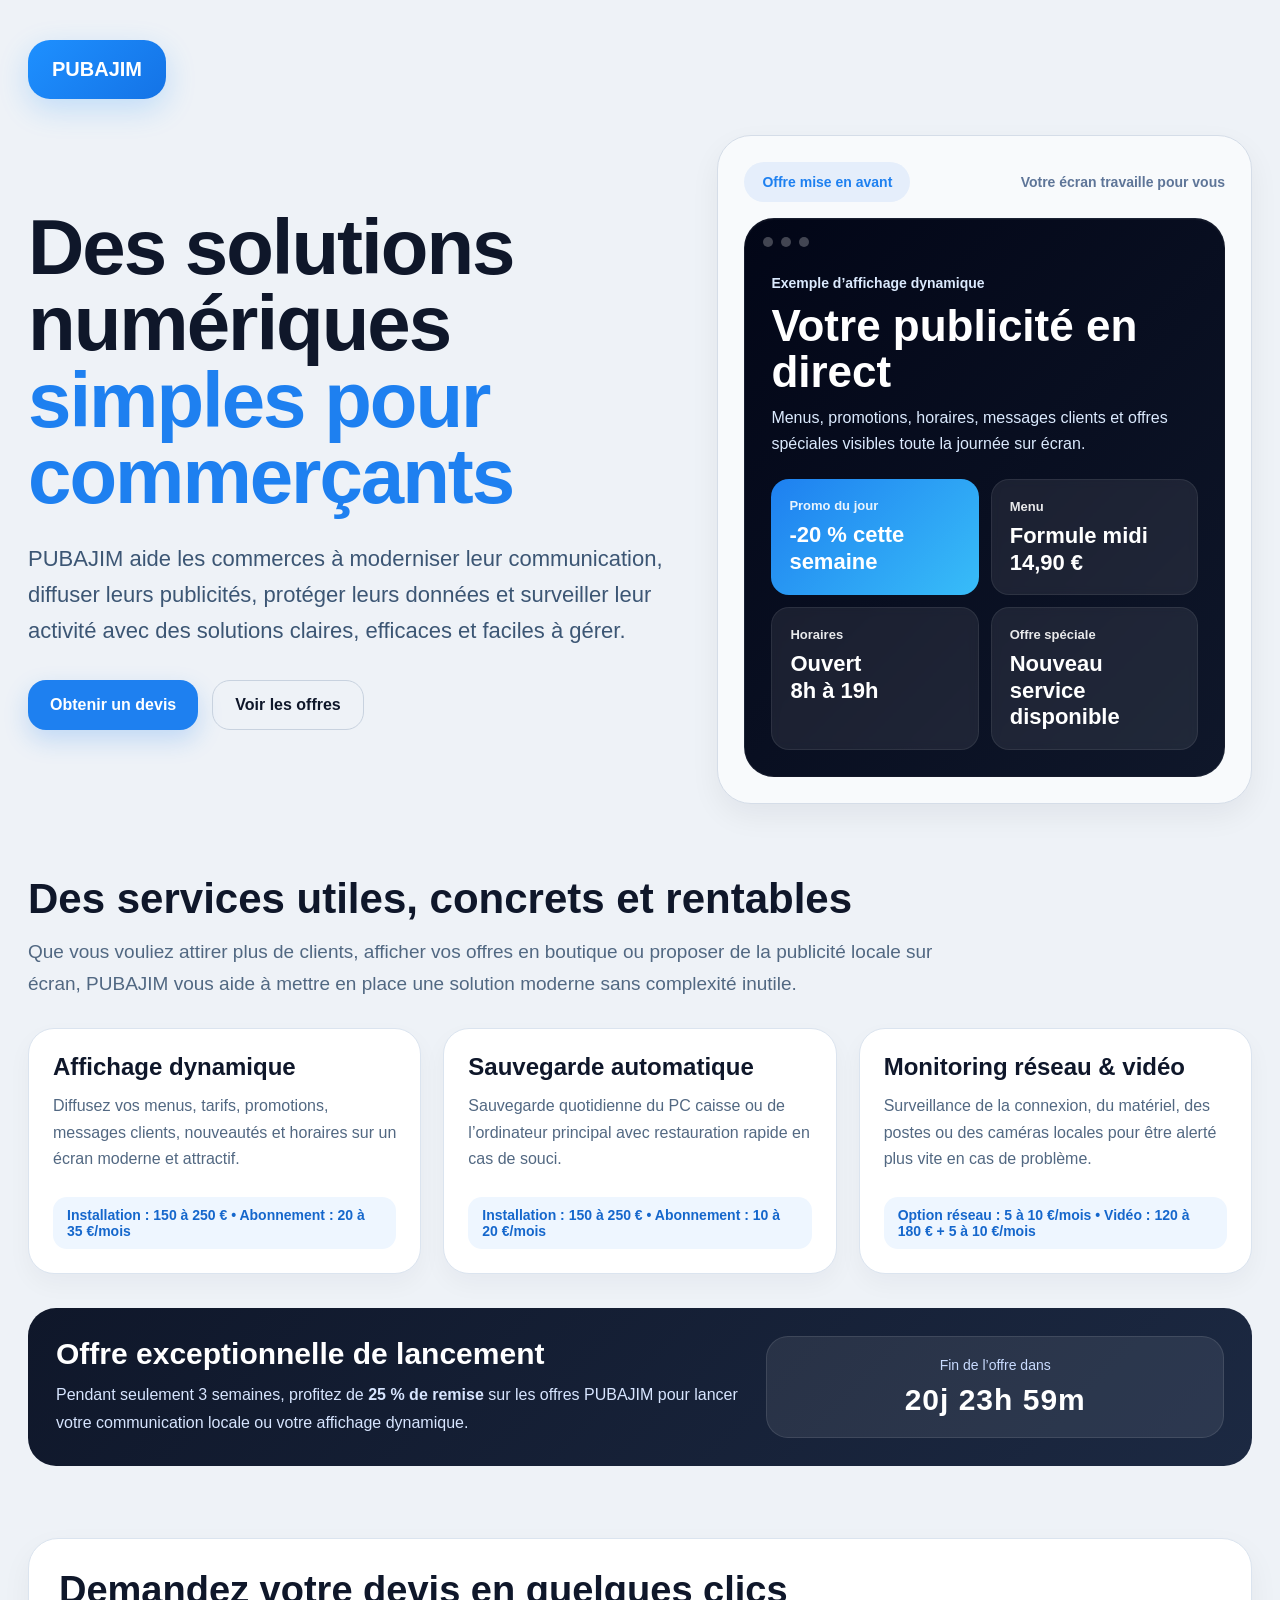
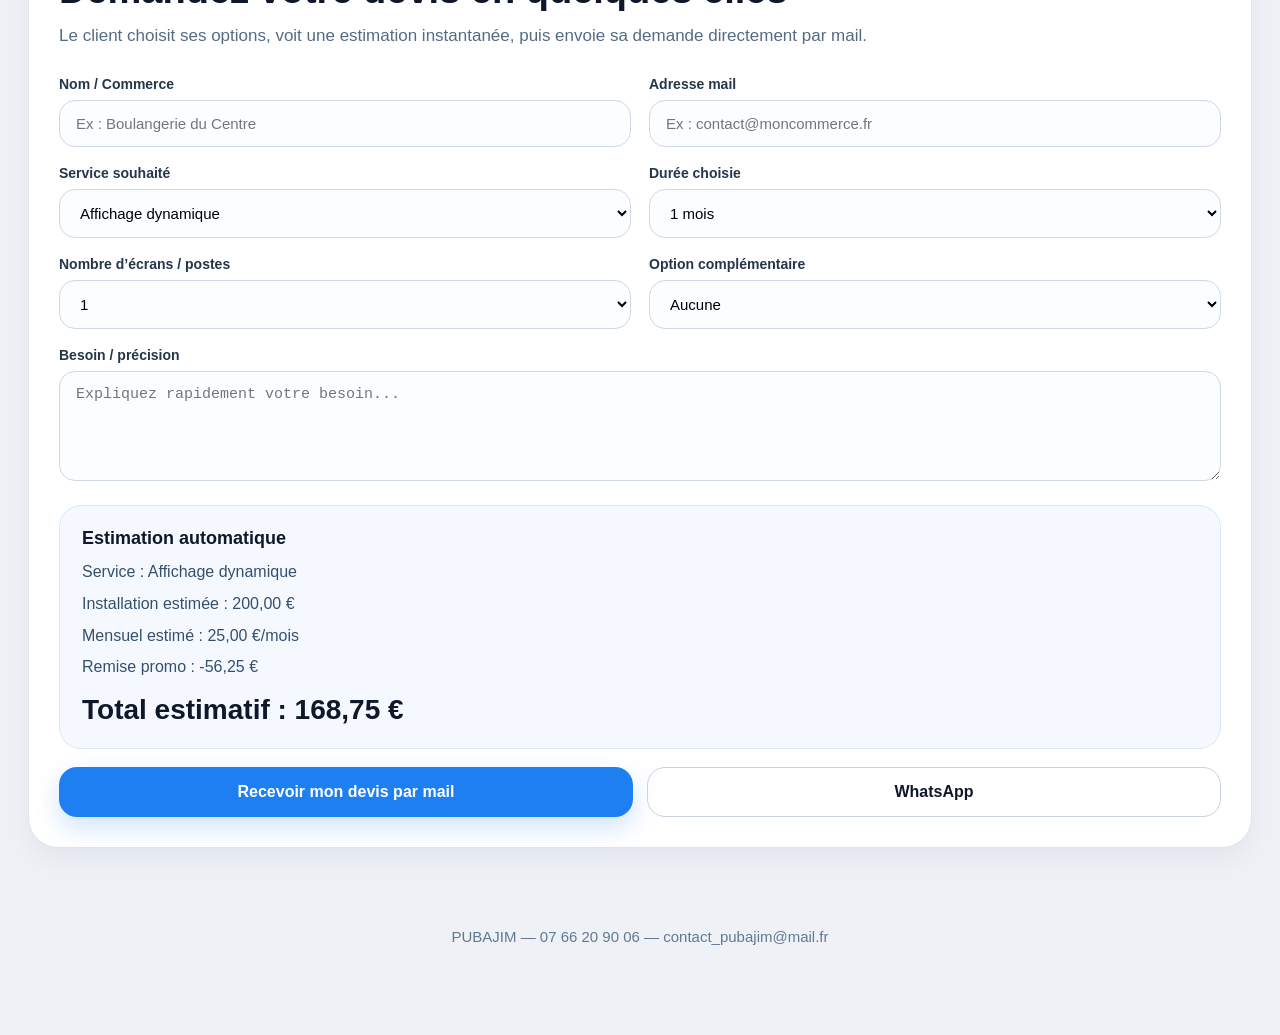
<file: index.html>
<!DOCTYPE html>
<html lang="fr">
<head>
  <meta charset="UTF-8" />
  <meta name="viewport" content="width=device-width, initial-scale=1.0" />
  <title>PUBAJIM - Solutions numériques pour commerçants</title>
  <style>
    * { box-sizing: border-box; }

    body {
      margin: 0;
      font-family: Arial, Helvetica, sans-serif;
      background: #eef2f7;
      color: #0f172a;
    }

    .container {
      max-width: 1280px;
      margin: 0 auto;
      padding: 40px 28px 70px;
    }

    .logo {
      display: inline-flex;
      align-items: center;
      justify-content: center;
      background: linear-gradient(135deg, #1e90ff, #1473e6);
      color: white;
      font-weight: 900;
      font-size: 20px;
      padding: 18px 24px;
      border-radius: 22px;
      margin-bottom: 36px;
      box-shadow: 0 10px 30px rgba(30, 144, 255, 0.22);
    }

    .hero {
      display: grid;
      grid-template-columns: 1.1fr 0.9fr;
      gap: 36px;
      align-items: center;
    }

    .hero h1 {
      font-size: 78px;
      line-height: 0.98;
      margin: 0 0 26px;
      font-weight: 900;
      letter-spacing: -2px;
    }

    .hero h1 .accent {
      color: #1e80f0;
    }

    .hero p {
      font-size: 22px;
      line-height: 1.65;
      color: #3c5674;
      max-width: 780px;
      margin: 0 0 30px;
    }

    .cta-row {
      display: flex;
      gap: 14px;
      flex-wrap: wrap;
      margin-top: 16px;
    }

    .btn {
      display: inline-flex;
      align-items: center;
      justify-content: center;
      text-decoration: none;
      border-radius: 18px;
      padding: 15px 22px;
      font-size: 16px;
      font-weight: 700;
      transition: 0.2s ease;
      cursor: pointer;
    }

    .btn-primary {
      background: #1e80f0;
      color: white;
      border: none;
      box-shadow: 0 10px 25px rgba(30, 128, 240, 0.22);
    }

    .btn-primary:hover {
      transform: translateY(-1px);
      background: #166fd6;
    }

    .btn-secondary {
      background: transparent;
      color: #0f172a;
      border: 1px solid #c8d2df;
    }

    .btn-secondary:hover {
      background: white;
    }

    .hero-card {
      background: #f8fafc;
      border: 1px solid #d5dde8;
      border-radius: 34px;
      padding: 26px;
      box-shadow: 0 12px 30px rgba(15, 23, 42, 0.06);
    }

    .hero-tabs {
      display: flex;
      justify-content: space-between;
      align-items: center;
      gap: 14px;
      margin-bottom: 16px;
      flex-wrap: wrap;
    }

    .pill {
      display: inline-block;
      padding: 12px 18px;
      border-radius: 999px;
      font-size: 14px;
      font-weight: 800;
      white-space: nowrap;
    }

    .pill.active {
      background: #e5eefb;
      color: #1e80f0;
    }

    .pill.soft {
      color: #5e7598;
      background: transparent;
      padding-right: 0;
    }

    .mockup-demo {
      border-radius: 30px;
      overflow: hidden;
      background: linear-gradient(135deg, #020617, #0f172a);
      min-height: 470px;
      border: 1px solid rgba(255,255,255,0.06);
      position: relative;
      box-shadow: inset 0 1px 0 rgba(255,255,255,0.03);
    }

    .mockup-screen {
      height: 100%;
      padding: 18px;
      display: flex;
      flex-direction: column;
    }

    .mockup-topbar {
      display: flex;
      gap: 8px;
      margin-bottom: 18px;
    }

    .mockup-dot {
      width: 10px;
      height: 10px;
      border-radius: 50%;
      background: rgba(255,255,255,0.25);
    }

    .mockup-content {
      flex: 1;
      display: flex;
      flex-direction: column;
      justify-content: flex-end;
      padding: 10px 8px 8px;
      color: white;
    }

    .mockup-label {
      font-size: 14px;
      color: #dbeafe;
      margin-bottom: 12px;
      font-weight: 700;
    }

    .mockup-content h3 {
      margin: 0 0 10px 0;
      font-size: 44px;
      line-height: 1.05;
      font-weight: 900;
      max-width: 520px;
    }

    .mockup-content p {
      margin: 0 0 22px 0;
      font-size: 16px;
      line-height: 1.6;
      color: #dbeafe;
      max-width: 520px;
    }

    .mockup-cards {
      display: grid;
      grid-template-columns: repeat(2, 1fr);
      gap: 12px;
    }

    .mock-card {
      background: rgba(255,255,255,0.08);
      border: 1px solid rgba(255,255,255,0.08);
      color: white;
      border-radius: 18px;
      padding: 18px;
      line-height: 1.35;
      backdrop-filter: blur(4px);
      animation: floatCard 4s ease-in-out infinite;
    }

    .mock-card:nth-child(2) { animation-delay: 0.4s; }
    .mock-card:nth-child(3) { animation-delay: 0.8s; }
    .mock-card:nth-child(4) { animation-delay: 1.2s; }

    .mock-card.promo {
      background: linear-gradient(135deg, #1e80f0, #38bdf8);
      color: white;
      border: none;
    }

    .mock-card-title {
      font-size: 13px;
      font-weight: 700;
      opacity: 0.9;
      margin-bottom: 8px;
    }

    .mock-card-text {
      font-size: 22px;
      font-weight: 800;
      line-height: 1.2;
    }

    @keyframes floatCard {
      0% { transform: translateY(0px); }
      50% { transform: translateY(-6px); }
      100% { transform: translateY(0px); }
    }

    .section {
      margin-top: 72px;
    }

    .section h2 {
      font-size: 42px;
      margin: 0 0 14px;
      line-height: 1.1;
    }

    .section p.lead {
      margin: 0 0 28px;
      color: #516882;
      font-size: 19px;
      line-height: 1.7;
      max-width: 920px;
    }

    .services {
      display: grid;
      grid-template-columns: repeat(3, 1fr);
      gap: 22px;
    }

    .service-card {
      background: white;
      border: 1px solid #dbe4ef;
      border-radius: 26px;
      padding: 24px;
      box-shadow: 0 10px 24px rgba(15, 23, 42, 0.04);
    }

    .service-card h3 {
      margin: 0 0 12px;
      font-size: 24px;
    }

    .service-card p {
      margin: 0 0 16px;
      color: #526882;
      line-height: 1.65;
      font-size: 16px;
    }

    .price {
      display: inline-block;
      margin-top: 8px;
      background: #eef6ff;
      color: #1567cc;
      padding: 10px 14px;
      border-radius: 14px;
      font-size: 14px;
      font-weight: 800;
    }

    .promo-box {
      margin-top: 34px;
      background: linear-gradient(135deg, #0f172a, #1c2942);
      color: white;
      border-radius: 28px;
      padding: 28px;
      display: grid;
      grid-template-columns: 1.2fr 0.8fr;
      gap: 24px;
      align-items: center;
    }

    .promo-box h3 {
      margin: 0 0 10px;
      font-size: 30px;
    }

    .promo-box p {
      margin: 0;
      color: #d7e5ff;
      line-height: 1.7;
      font-size: 16px;
    }

    .countdown {
      background: rgba(255,255,255,0.08);
      border: 1px solid rgba(255,255,255,0.1);
      border-radius: 22px;
      padding: 20px;
      text-align: center;
    }

    .countdown .small {
      font-size: 14px;
      color: #c9dbff;
      margin-bottom: 10px;
    }

    .countdown .big {
      font-size: 30px;
      font-weight: 900;
      letter-spacing: 1px;
    }

    .devis-box {
      margin-top: 72px;
      background: white;
      border: 1px solid #dbe4ef;
      border-radius: 30px;
      padding: 30px;
      box-shadow: 0 12px 30px rgba(15, 23, 42, 0.05);
    }

    .devis-box h2 {
      margin: 0 0 10px;
      font-size: 38px;
    }

    .devis-box p {
      color: #556b84;
      margin: 0 0 26px;
      font-size: 17px;
      line-height: 1.7;
    }

    .form-grid {
      display: grid;
      grid-template-columns: 1fr 1fr;
      gap: 18px;
    }

    .form-group {
      display: flex;
      flex-direction: column;
      gap: 8px;
    }

    .form-group.full {
      grid-column: 1 / -1;
    }

    label {
      font-weight: 700;
      font-size: 14px;
      color: #24364b;
    }

    input, select, textarea {
      width: 100%;
      border: 1px solid #cfd9e5;
      border-radius: 16px;
      padding: 14px 16px;
      font-size: 15px;
      background: #fbfdff;
      outline: none;
    }

    textarea {
      resize: vertical;
      min-height: 110px;
    }

    .estimate {
      margin-top: 24px;
      background: #f5f9ff;
      border: 1px solid #d8e7fb;
      border-radius: 22px;
      padding: 22px;
    }

    .estimate-title {
      font-size: 18px;
      font-weight: 800;
      margin-bottom: 10px;
    }

    .estimate-line {
      margin: 6px 0;
      color: #35506d;
      line-height: 1.6;
    }

    .estimate-price {
      margin-top: 14px;
      font-size: 28px;
      font-weight: 900;
      color: #0f172a;
    }

    .contact-row {
      display: grid;
      grid-template-columns: 1fr 1fr;
      gap: 14px;
      margin-top: 18px;
    }

    footer {
      margin-top: 80px;
      text-align: center;
      color: #627892;
      font-size: 15px;
      padding-bottom: 20px;
    }

    @media (max-width: 1050px) {
      .hero { grid-template-columns: 1fr; }
      .services { grid-template-columns: 1fr; }
      .promo-box { grid-template-columns: 1fr; }
      .hero h1 { font-size: 56px; }
    }

    @media (max-width: 720px) {
      .container { padding: 24px 16px 50px; }
      .hero h1 { font-size: 44px; letter-spacing: -1px; }
      .hero p { font-size: 18px; }
      .form-grid, .contact-row { grid-template-columns: 1fr; }
      .mockup-demo { min-height: 360px; }
      .mockup-content h3 { font-size: 34px; }
      .mockup-cards { grid-template-columns: 1fr; }
      .mock-card-text { font-size: 20px; }
    }
  </style>
</head>
<body>
  <div class="container">
    <div class="logo">PUBAJIM</div>

    <section class="hero">
      <div>
        <h1>
          Des solutions numériques<br>
          <span class="accent">simples pour</span><br>
          <span class="accent">commerçants</span>
        </h1>

        <p>
          PUBAJIM aide les commerces à moderniser leur communication, diffuser leurs publicités,
          protéger leurs données et surveiller leur activité avec des solutions claires, efficaces
          et faciles à gérer.
        </p>

        <div class="cta-row">
          <a href="#devis" class="btn btn-primary">Obtenir un devis</a>
          <a href="#services" class="btn btn-secondary">Voir les offres</a>
        </div>
      </div>

      <div class="hero-card">
        <div class="hero-tabs">
          <span class="pill active">Offre mise en avant</span>
          <span class="pill soft">Votre écran travaille pour vous</span>
        </div>

        <div class="mockup-demo">
          <div class="mockup-screen">
            <div class="mockup-topbar">
              <span class="mockup-dot"></span>
              <span class="mockup-dot"></span>
              <span class="mockup-dot"></span>
            </div>

            <div class="mockup-content">
              <div class="mockup-label">Exemple d’affichage dynamique</div>
              <h3>Votre publicité en direct</h3>
              <p>
                Menus, promotions, horaires, messages clients et offres spéciales
                visibles toute la journée sur écran.
              </p>

              <div class="mockup-cards">
                <div class="mock-card promo">
                  <div class="mock-card-title">Promo du jour</div>
                  <div class="mock-card-text">-20 % cette semaine</div>
                </div>

                <div class="mock-card">
                  <div class="mock-card-title">Menu</div>
                  <div class="mock-card-text">Formule midi<br>14,90 €</div>
                </div>

                <div class="mock-card">
                  <div class="mock-card-title">Horaires</div>
                  <div class="mock-card-text">Ouvert<br>8h à 19h</div>
                </div>

                <div class="mock-card">
                  <div class="mock-card-title">Offre spéciale</div>
                  <div class="mock-card-text">Nouveau service<br>disponible</div>
                </div>
              </div>
            </div>
          </div>
        </div>
      </div>
    </section>

    <section class="section" id="services">
      <h2>Des services utiles, concrets et rentables</h2>
      <p class="lead">
        Que vous vouliez attirer plus de clients, afficher vos offres en boutique ou proposer
        de la publicité locale sur écran, PUBAJIM vous aide à mettre en place une solution
        moderne sans complexité inutile.
      </p>

      <div class="services">
        <div class="service-card">
          <h3>Affichage dynamique</h3>
          <p>Diffusez vos menus, tarifs, promotions, messages clients, nouveautés et horaires sur un écran moderne et attractif.</p>
          <div class="price">Installation : 150 à 250 € • Abonnement : 20 à 35 €/mois</div>
        </div>

        <div class="service-card">
          <h3>Sauvegarde automatique</h3>
          <p>Sauvegarde quotidienne du PC caisse ou de l’ordinateur principal avec restauration rapide en cas de souci.</p>
          <div class="price">Installation : 150 à 250 € • Abonnement : 10 à 20 €/mois</div>
        </div>

        <div class="service-card">
          <h3>Monitoring réseau & vidéo</h3>
          <p>Surveillance de la connexion, du matériel, des postes ou des caméras locales pour être alerté plus vite en cas de problème.</p>
          <div class="price">Option réseau : 5 à 10 €/mois • Vidéo : 120 à 180 € + 5 à 10 €/mois</div>
        </div>
      </div>

      <div class="promo-box">
        <div>
          <h3>Offre exceptionnelle de lancement</h3>
          <p>Pendant seulement 3 semaines, profitez de <strong>25 % de remise</strong> sur les offres PUBAJIM pour lancer votre communication locale ou votre affichage dynamique.</p>
        </div>
        <div class="countdown">
          <div class="small">Fin de l’offre dans</div>
          <div class="big" id="countdown">Chargement...</div>
        </div>
      </div>
    </section>

    <section class="devis-box" id="devis">
      <h2>Demandez votre devis en quelques clics</h2>
      <p>Le client choisit ses options, voit une estimation instantanée, puis envoie sa demande directement par mail.</p>

      <div class="form-grid">
        <div class="form-group">
          <label for="nom">Nom / Commerce</label>
          <input type="text" id="nom" placeholder="Ex : Boulangerie du Centre">
        </div>

        <div class="form-group">
          <label for="email">Adresse mail</label>
          <input type="email" id="email" placeholder="Ex : contact@moncommerce.fr">
        </div>

        <div class="form-group">
          <label for="service">Service souhaité</label>
          <select id="service">
            <option value="affichage">Affichage dynamique</option>
            <option value="sauvegarde">Sauvegarde automatique</option>
            <option value="monitoring">Monitoring réseau & vidéo</option>
            <option value="pub">Publicité locale sur écran</option>
          </select>
        </div>

        <div class="form-group">
          <label for="duree">Durée choisie</label>
          <select id="duree">
            <option value="1">1 mois</option>
            <option value="3">3 mois</option>
            <option value="6">6 mois</option>
            <option value="12">12 mois</option>
          </select>
        </div>

        <div class="form-group">
          <label for="ecrans">Nombre d’écrans / postes</label>
          <select id="ecrans">
            <option value="1">1</option>
            <option value="2">2</option>
            <option value="3">3</option>
            <option value="5">5</option>
          </select>
        </div>

        <div class="form-group">
          <label for="option">Option complémentaire</label>
          <select id="option">
            <option value="aucune">Aucune</option>
            <option value="maintenance">Maintenance / suivi</option>
            <option value="creation">Création de contenu</option>
            <option value="urgence">Intervention prioritaire</option>
          </select>
        </div>

        <div class="form-group full">
          <label for="message">Besoin / précision</label>
          <textarea id="message" placeholder="Expliquez rapidement votre besoin..."></textarea>
        </div>
      </div>

      <div class="estimate">
        <div class="estimate-title">Estimation automatique</div>
        <div class="estimate-line" id="detailService">Service : Affichage dynamique</div>
        <div class="estimate-line" id="detailSetup">Installation estimée : 200 €</div>
        <div class="estimate-line" id="detailMensuel">Mensuel estimé : 25 €/mois</div>
        <div class="estimate-line" id="detailRemise">Remise promo : -25 %</div>
        <div class="estimate-price" id="prixTotal">Total estimatif : 168,75 €</div>
      </div>

      <div class="contact-row">
        <a href="#" id="mailBtn" class="btn btn-primary">Recevoir mon devis par mail</a>
        <a href="https://wa.me/33766209006?text=Bonjour%2C%20je%20souhaite%20obtenir%20un%20devis%20PUBAJIM." class="btn btn-secondary" style="text-align:center;">WhatsApp</a>
      </div>
    </section>

    <footer>
      PUBAJIM — 07 66 20 90 06 — contact_pubajim@mail.fr
    </footer>
  </div>

  <script>
    const promoEndDate = new Date();
    promoEndDate.setDate(promoEndDate.getDate() + 21);

    function updateCountdown() {
      const now = new Date().getTime();
      const distance = promoEndDate.getTime() - now;
      if (distance <= 0) {
        document.getElementById("countdown").textContent = "Offre terminée";
        return;
      }
      const days = Math.floor(distance / (1000 * 60 * 60 * 24));
      const hours = Math.floor((distance / (1000 * 60 * 60)) % 24);
      const minutes = Math.floor((distance / (1000 * 60)) % 60);
      document.getElementById("countdown").textContent = days + "j " + hours + "h " + minutes + "m";
    }

    function getPricing(service) {
      if (service === "affichage") return { name: "Affichage dynamique", setup: 200, monthly: 25 };
      if (service === "sauvegarde") return { name: "Sauvegarde automatique", setup: 180, monthly: 15 };
      if (service === "monitoring") return { name: "Monitoring réseau & vidéo", setup: 150, monthly: 10 };
      if (service === "pub") return { name: "Publicité locale sur écran", setup: 90, monthly: 39 };
      return { name: "Affichage dynamique", setup: 200, monthly: 25 };
    }

    function getOptionPrice(option) {
      if (option === "maintenance") return 12;
      if (option === "creation") return 25;
      if (option === "urgence") return 18;
      return 0;
    }

    function updateEstimate() {
      const service = document.getElementById("service").value;
      const duree = parseInt(document.getElementById("duree").value, 10);
      const ecrans = parseInt(document.getElementById("ecrans").value, 10);
      const option = document.getElementById("option").value;

      const pricing = getPricing(service);
      const optionMonthly = getOptionPrice(option);
      const setup = pricing.setup + ((ecrans - 1) * 40);
      const mensuel = (pricing.monthly * ecrans) + optionMonthly;
      const total = setup + (mensuel * duree);
      const promo = total * 0.25;
      const totalPromo = total - promo;

      document.getElementById("detailService").textContent = "Service : " + pricing.name;
      document.getElementById("detailSetup").textContent = "Installation estimée : " + setup.toFixed(2).replace(".", ",") + " €";
      document.getElementById("detailMensuel").textContent = "Mensuel estimé : " + mensuel.toFixed(2).replace(".", ",") + " €/mois";
      document.getElementById("detailRemise").textContent = "Remise promo : -" + promo.toFixed(2).replace(".", ",") + " €";
      document.getElementById("prixTotal").textContent = "Total estimatif : " + totalPromo.toFixed(2).replace(".", ",") + " €";

      const nom = document.getElementById("nom").value || "Non renseigné";
      const email = document.getElementById("email").value || "Non renseigné";
      const message = document.getElementById("message").value || "Aucune précision.";
      const optionLabel = document.getElementById("option").options[document.getElementById("option").selectedIndex].text;
      const dureeLabel = document.getElementById("duree").options[document.getElementById("duree").selectedIndex].text;
      const ecransLabel = document.getElementById("ecrans").options[document.getElementById("ecrans").selectedIndex].text;

      const subject = encodeURIComponent("Demande de devis PUBAJIM - " + nom);
      const body = encodeURIComponent(
        "Bonjour,\n\n" +
        "Je souhaite recevoir un devis PUBAJIM.\n\n" +
        "Nom / Commerce : " + nom + "\n" +
        "Email : " + email + "\n" +
        "Service : " + pricing.name + "\n" +
        "Durée : " + dureeLabel + "\n" +
        "Nombre d'écrans / postes : " + ecransLabel + "\n" +
        "Option : " + optionLabel + "\n" +
        "Installation estimée : " + setup.toFixed(2).replace(".", ",") + " €\n" +
        "Mensuel estimé : " + mensuel.toFixed(2).replace(".", ",") + " €/mois\n" +
        "Remise promo : -" + promo.toFixed(2).replace(".", ",") + " €\n" +
        "Total estimatif : " + totalPromo.toFixed(2).replace(".", ",") + " €\n\n" +
        "Précision : " + message + "\n"
      );

      document.getElementById("mailBtn").href = "mailto:contact_pubajim@mail.fr?subject=" + subject + "&body=" + body;
    }

    document.querySelectorAll("input, select, textarea").forEach(el => {
      el.addEventListener("input", updateEstimate);
      el.addEventListener("change", updateEstimate);
    });

    updateCountdown();
    setInterval(updateCountdown, 60000);
    updateEstimate();
  </script>
</body>
</html>
</file>
